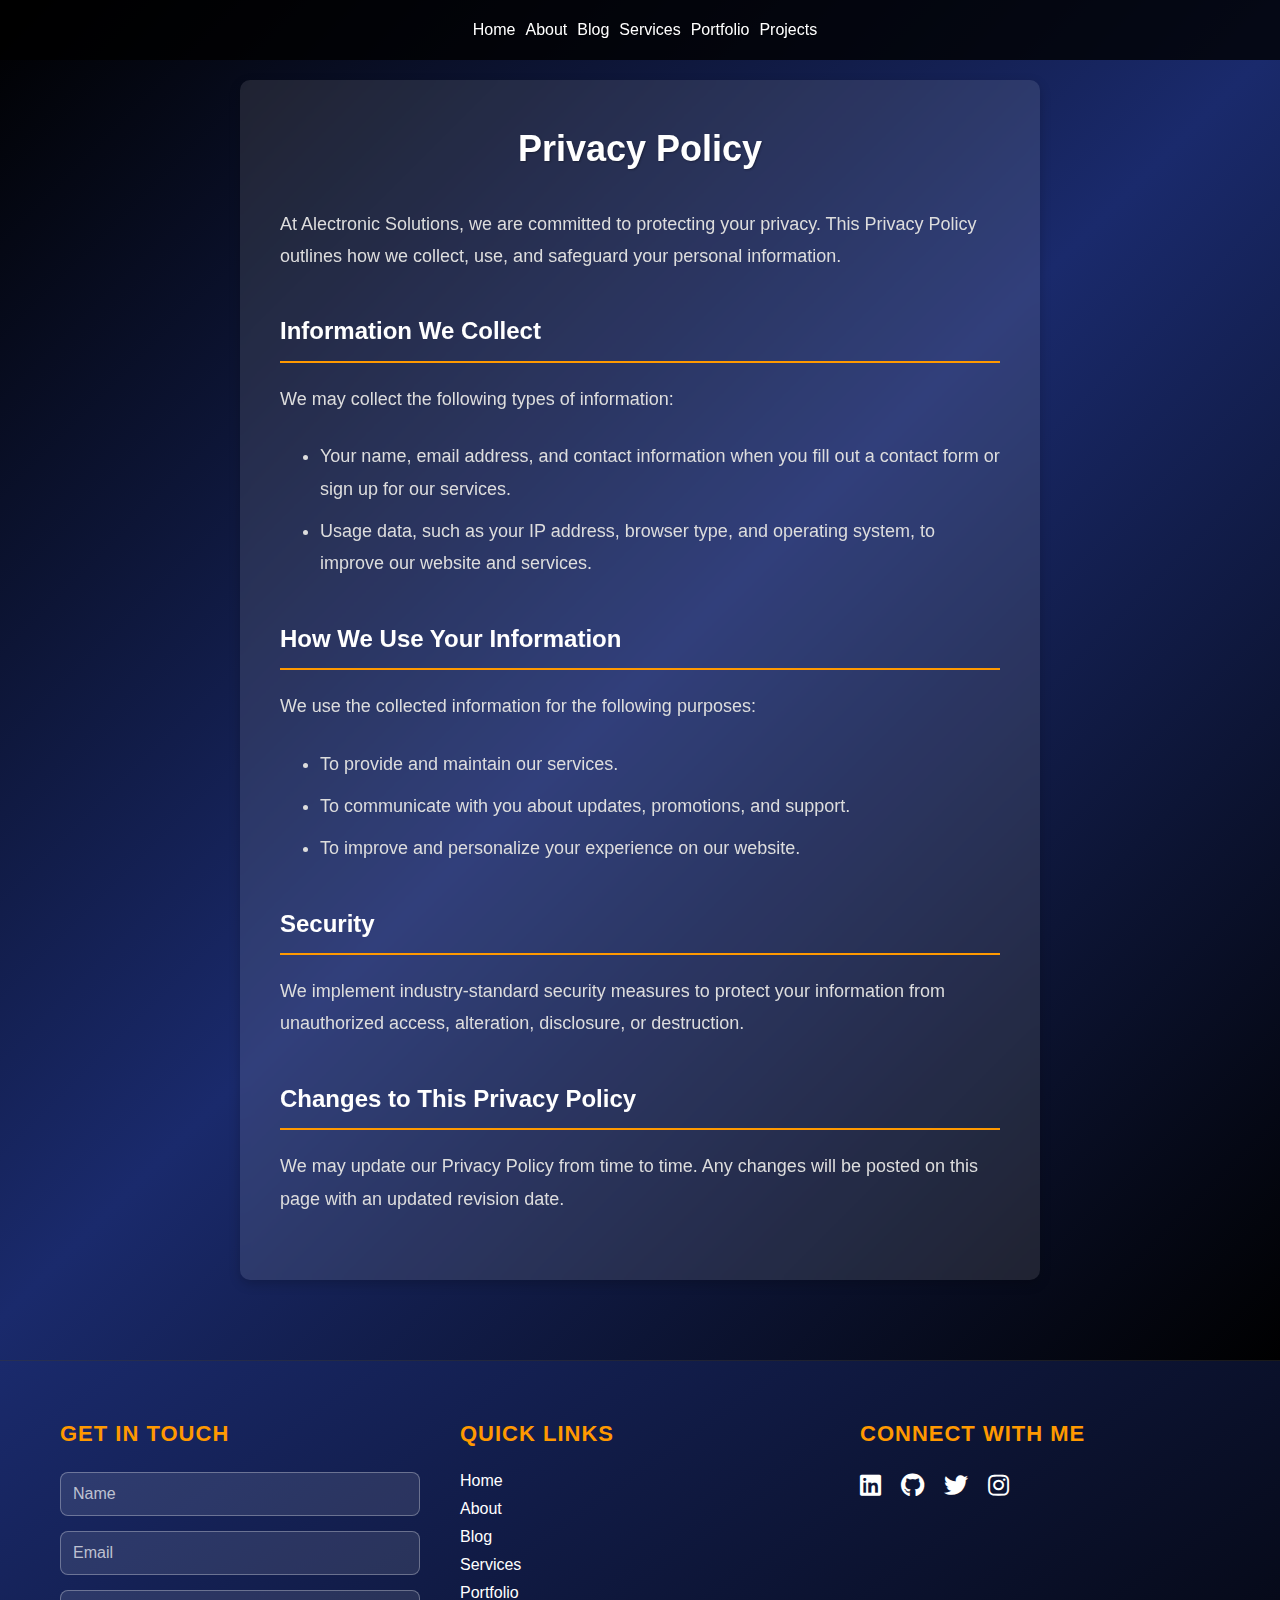
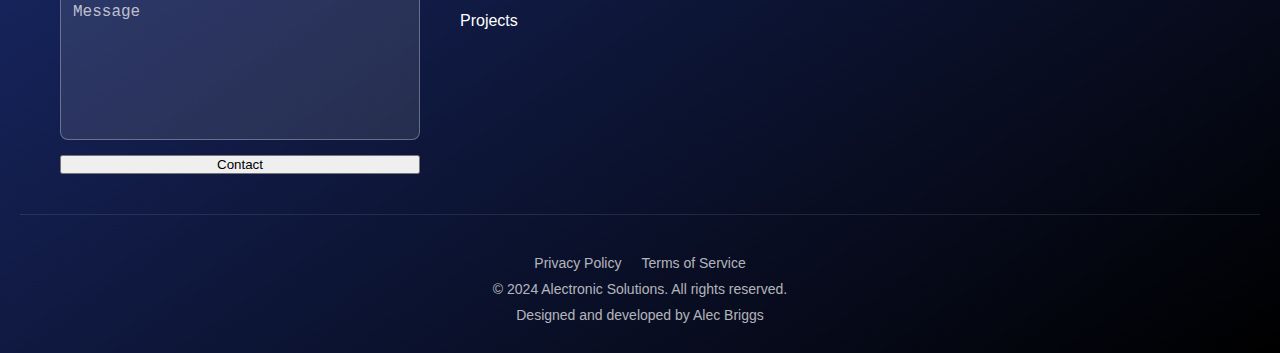
<file: privacy.html>
<!DOCTYPE html>
<html lang="en">
<head>
    <meta charset="UTF-8">
    <meta name="viewport" content="width=device-width, initial-scale=1.0">
    <title>Privacy Policy - Alectronic Solutions</title>
    <link rel="stylesheet" href="styles.css">
    <link rel="stylesheet" href="https://cdnjs.cloudflare.com/ajax/libs/font-awesome/5.15.3/css/all.min.css">
</head>
<body>
    <!-- Navbar -->
    <nav class="navbar">
        <ul class="nav-links">
            <li><a href="index.html#home">Home</a></li>
            <li><a href="index.html#about">About</a></li>
            <li><a href="index.html#blog">Blog</a></li>
            <li><a href="index.html#services">Services</a></li>
            <li><a href="index.html#portfolio">Portfolio</a></li>
            <li><a href="projects.html">Projects</a></li>
        </ul>
    </nav>

    <!-- Privacy Policy Content -->
    <section class="privacy-policy-section">
        <div class="privacy-policy-content">
            <h1>Privacy Policy</h1>
            <p>At Alectronic Solutions, we are committed to protecting your privacy. This Privacy Policy outlines how we collect, use, and safeguard your personal information.</p>
            <h2>Information We Collect</h2>
            <p>We may collect the following types of information:</p>
            <ul>
                <li>Your name, email address, and contact information when you fill out a contact form or sign up for our services.</li>
                <li>Usage data, such as your IP address, browser type, and operating system, to improve our website and services.</li>
            </ul>
            <h2>How We Use Your Information</h2>
            <p>We use the collected information for the following purposes:</p>
            <ul>
                <li>To provide and maintain our services.</li>
                <li>To communicate with you about updates, promotions, and support.</li>
                <li>To improve and personalize your experience on our website.</li>
            </ul>
            <h2>Security</h2>
            <p>We implement industry-standard security measures to protect your information from unauthorized access, alteration, disclosure, or destruction.</p>
            <h2>Changes to This Privacy Policy</h2>
            <p>We may update our Privacy Policy from time to time. Any changes will be posted on this page with an updated revision date.</p>
        </div>
    </section>

    <!-- Footer Section -->
    <footer class="footer">
        <div class="footer-content">
            <!-- Contact Form -->
            <div class="footer-contact">
                <h3>Get In Touch</h3>
                <form class="contact-form">
                    <input type="text" placeholder="Name" required>
                    <input type="email" placeholder="Email" required>
                    <textarea placeholder="Message" required></textarea>
                    <button class="contact-button">Contact</button>
                </form>
            </div>

            <!-- Quick Links -->
            <div class="footer-links">
                <h3>Quick Links</h3>
                <ul>
                    <li><a href="index.html#home">Home</a></li>
                    <li><a href="index.html#about">About</a></li>
                    <li><a href="index.html#blog">Blog</a></li>
                    <li><a href="index.html#services">Services</a></li>
                    <li><a href="index.html#portfolio">Portfolio</a></li>
                    <li><a href="projects.html">Projects</a></li>
                </ul>
            </div>

            <!-- Social Links -->
            <div class="footer-social">
                <h3>Connect With Me</h3>
                <div class="social-icons">
                    <a href="https://linkedin.com" target="_blank"><i class="fab fa-linkedin"></i></a>
                    <a href="https://github.com" target="_blank"><i class="fab fa-github"></i></a>
                    <a href="https://twitter.com" target="_blank"><i class="fab fa-twitter"></i></a>
                    <a href="https://instagram.com" target="_blank"><i class="fab fa-instagram"></i></a>
                </div>
            </div>
        </div>

        <!-- Bottom Bar -->
        <div class="footer-bottom">
            <!-- Privacy Policy and Terms of Service Links -->
            <div class="footer-legal">
                <ul>
                    <li><a href="privacy.html">Privacy Policy</a></li>
                    <li><a href="terms.html">Terms of Service</a></li>
                </ul>
            </div>

            <!-- Copyright Notice -->
            <p>© 2024 Alectronic Solutions. All rights reserved.</p>
            <p>Designed and developed by Alec Briggs</p>
        </div>
    </footer>
</body>
</html>
</file>
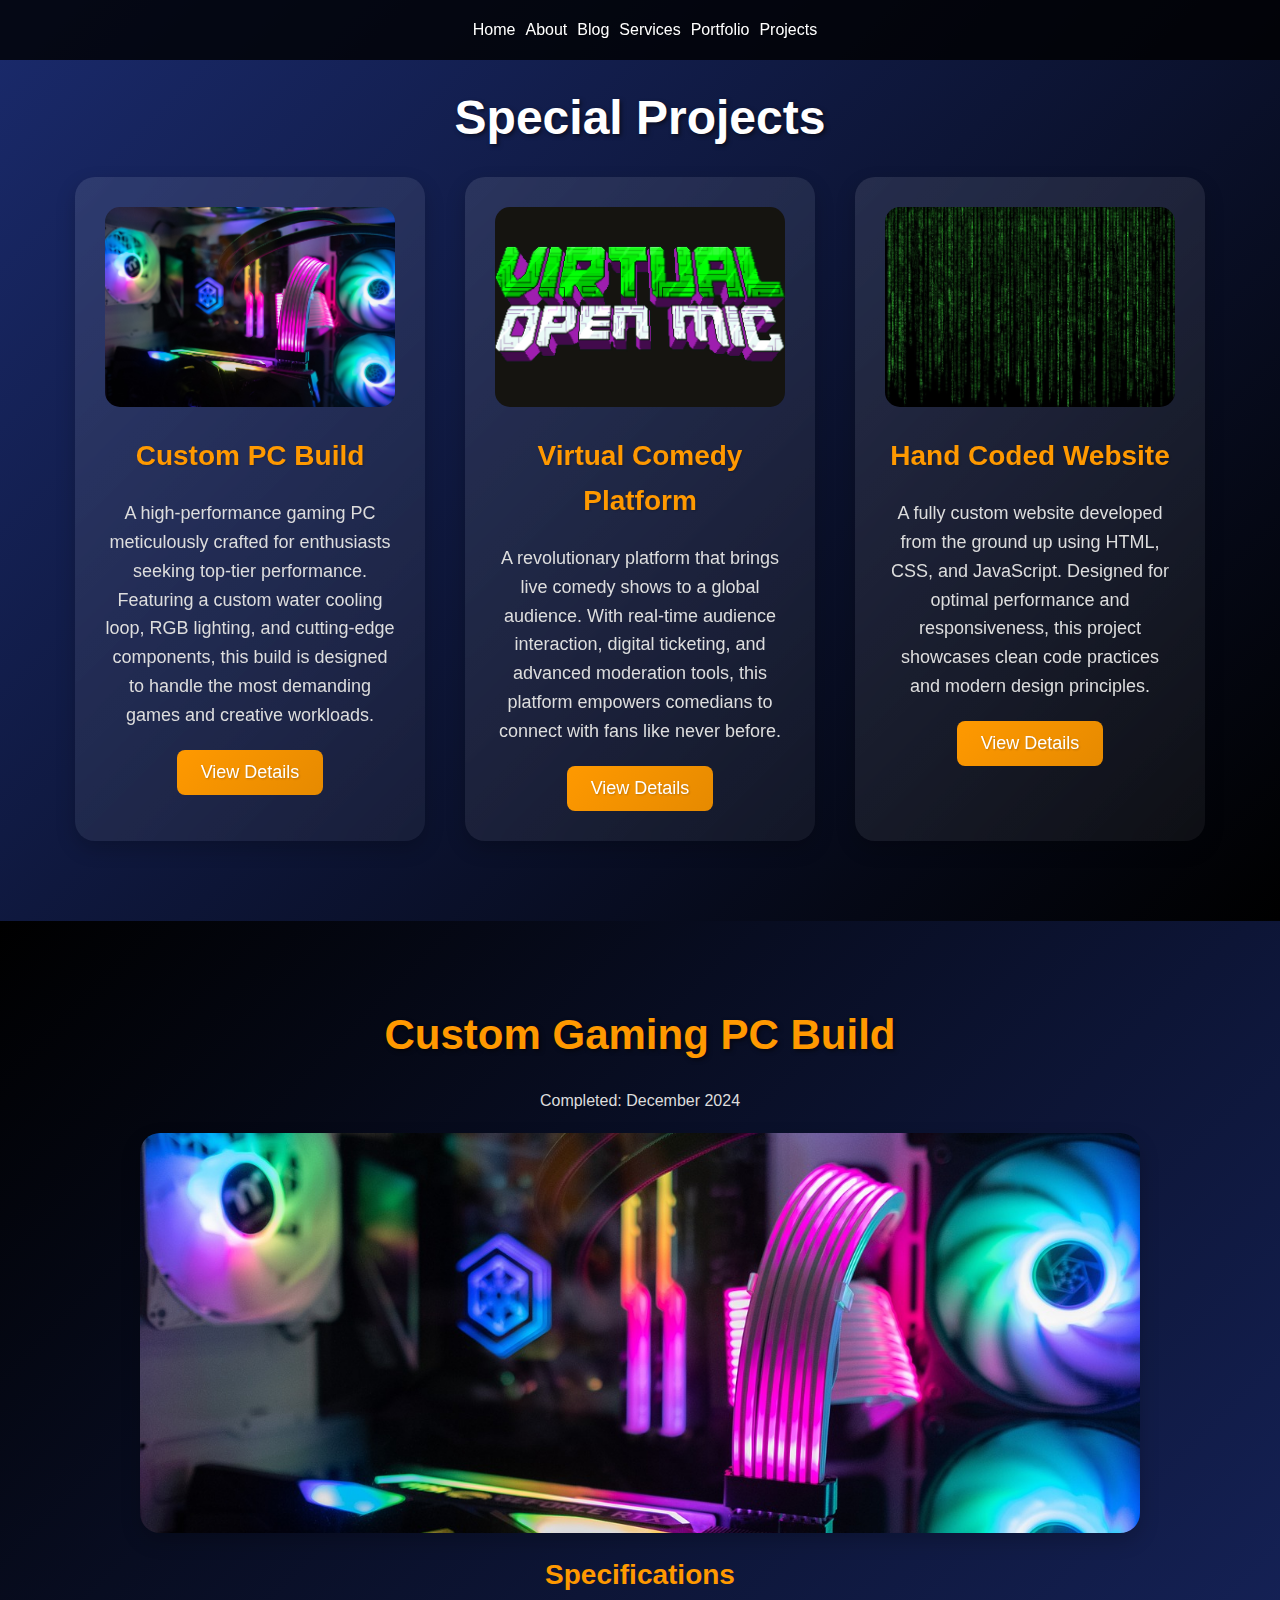
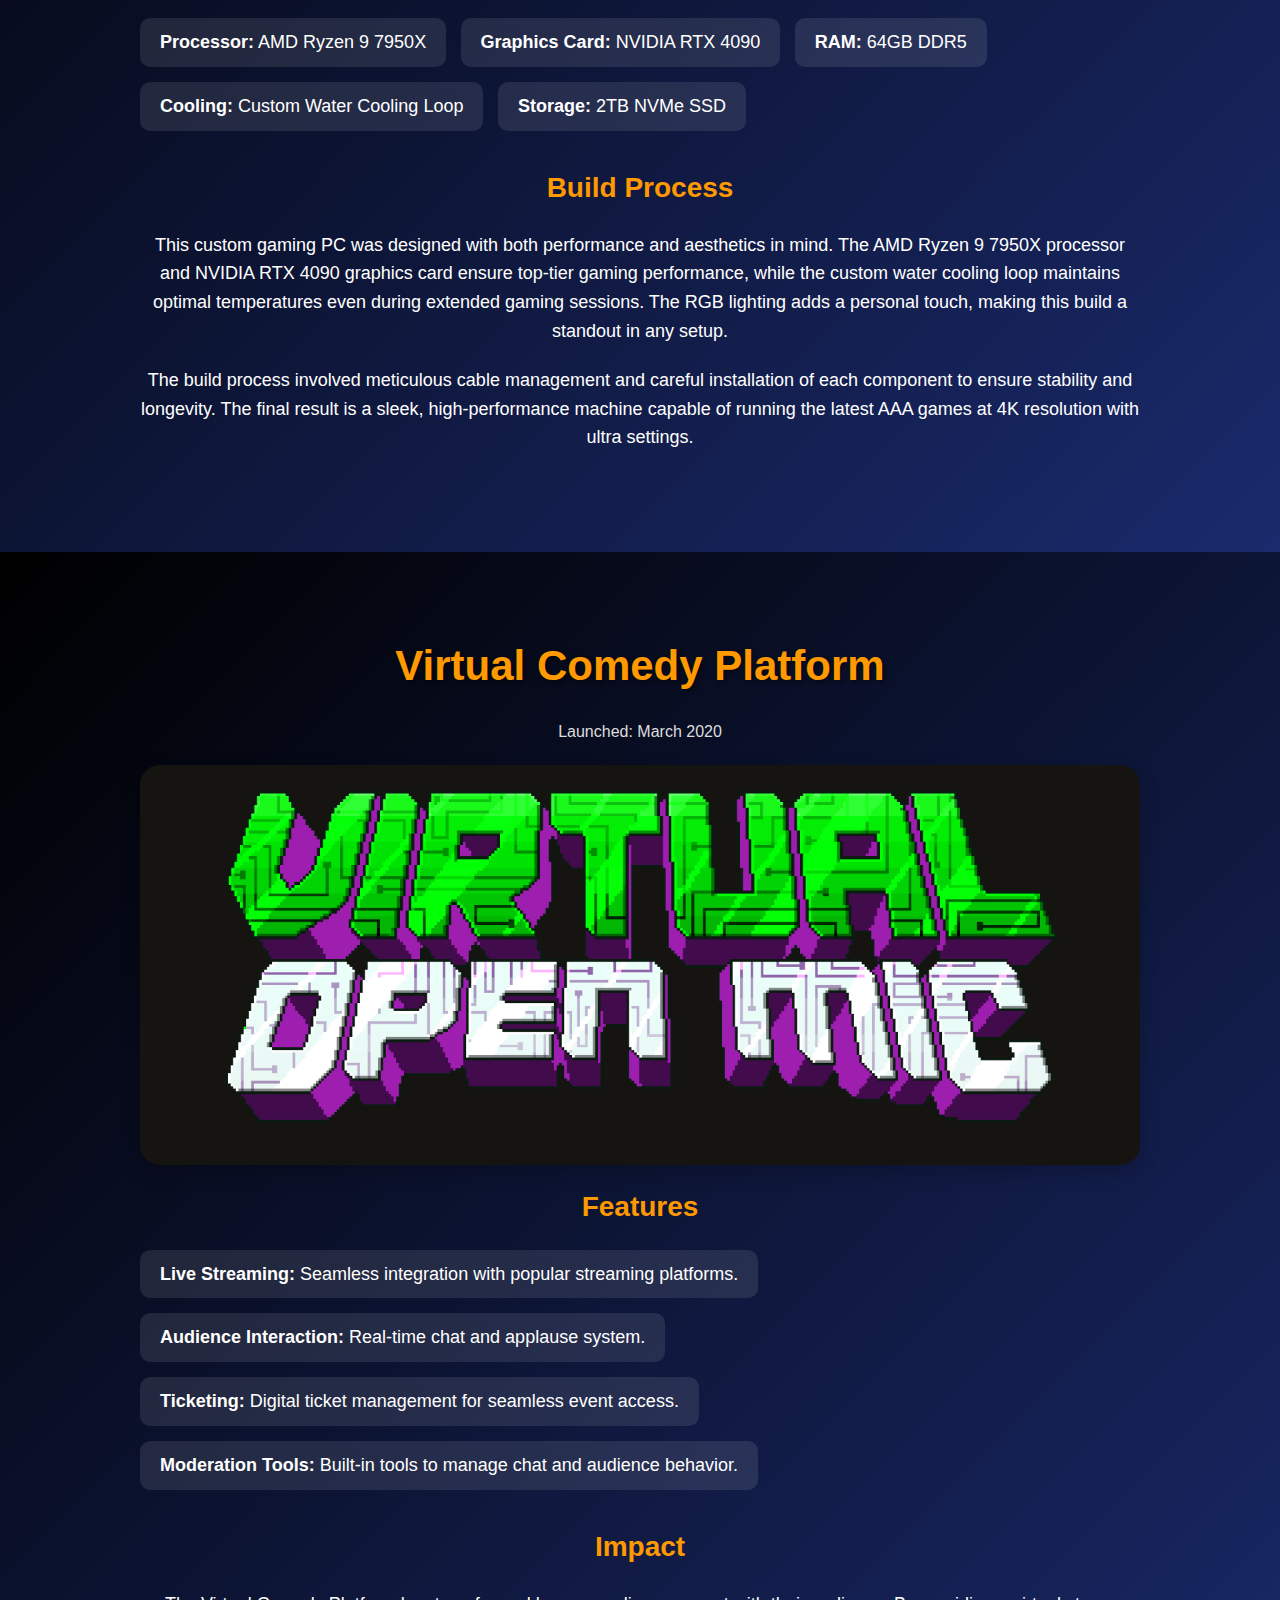
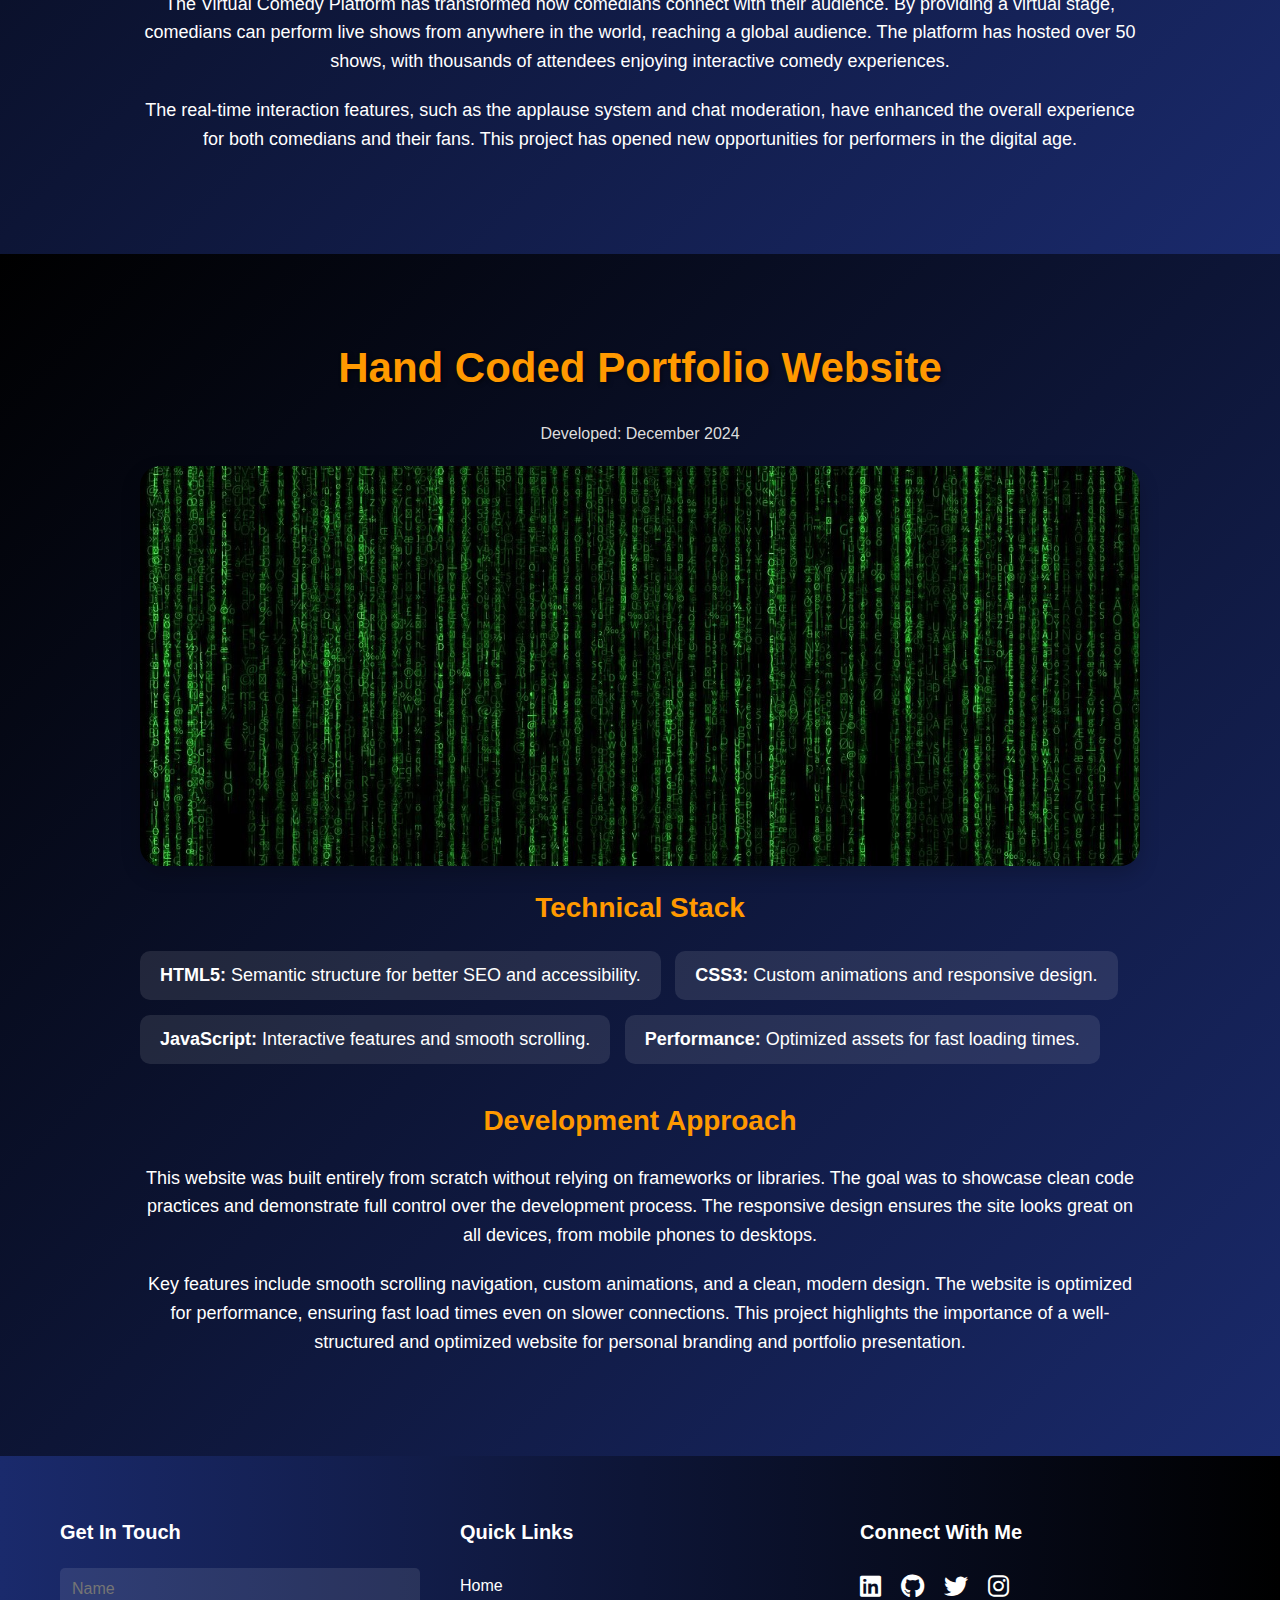
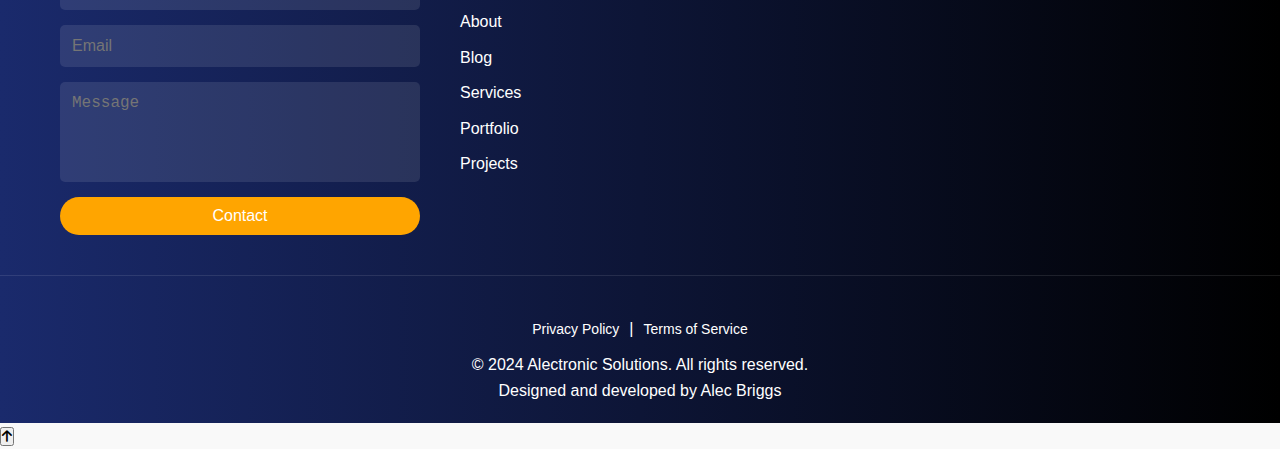
<file: projects.html>
<!DOCTYPE html>
<html lang="en">
<head>
    <meta charset="UTF-8">
    <meta name="viewport" content="width=device-width, initial-scale=1.0">
    <title>Special Projects</title>
    <link rel="stylesheet" href="css/projects.css">
    <link rel="stylesheet" href="https://cdnjs.cloudflare.com/ajax/libs/font-awesome/6.4.2/css/all.min.css">
</head>
<body>
    <!-- Navbar -->
    <nav class="navbar">
        <ul class="nav-links">
            <li><a href="index.html#home">Home</a></li>
            <li><a href="index.html#about">About</a></li>
            <li><a href="index.html#blog">Blog</a></li>
            <li><a href="index.html#services">Services</a></li>
            <li><a href="index.html#portfolio">Portfolio</a></li>
            <li><a href="projects.html">Projects</a></li>
        </ul>
    </nav>

    <!-- Projects Section -->
    <section class="projects-section">
        <h1>Special Projects</h1>
        <div class="projects-container">
            <!-- Project 1: PC Build -->
            <div class="project-card">
                <img src="images/placeholder-pc.jpg" alt="Custom PC Build">
                <h2>Custom PC Build</h2>
                <p>A high-performance gaming PC meticulously crafted for enthusiasts seeking top-tier performance. Featuring a custom water cooling loop, RGB lighting, and cutting-edge components, this build is designed to handle the most demanding games and creative workloads.</p>
                <button class="btn" data-section="pc-section">View Details</button>
            </div>

            <!-- Project 2: Virtual Comedy -->
            <div class="project-card">
                <img src="images/placeholder-comedy.jpg" alt="Virtual Comedy Platform">
                <h2>Virtual Comedy Platform</h2>
                <p>A revolutionary platform that brings live comedy shows to a global audience. With real-time audience interaction, digital ticketing, and advanced moderation tools, this platform empowers comedians to connect with fans like never before.</p>
                <button class="btn" data-section="comedy-section">View Details</button>
            </div>

            <!-- Project 3: Hand Coded Website -->
            <div class="project-card">
                <img src="images/placeholder-code.jpg" alt="Hand Coded Website">
                <h2>Hand Coded Website</h2>
                <p>A fully custom website developed from the ground up using HTML, CSS, and JavaScript. Designed for optimal performance and responsiveness, this project showcases clean code practices and modern design principles.</p>
                <button class="btn" data-section="website-section">View Details</button>
            </div>
        </div>
    </section>

    <!-- PC Build Section -->
    <section id="pc-section" class="project-details">
        <h2>Custom Gaming PC Build</h2>
        <div class="project-meta">Completed: December 2024</div>
        <div class="project-content">
            <img src="images/placeholder-pc-large.jpg" alt="PC Build Details">
            <h3>Specifications</h3>
            <ul>
                <li><strong>Processor:</strong> AMD Ryzen 9 7950X</li>
                <li><strong>Graphics Card:</strong> NVIDIA RTX 4090</li>
                <li><strong>RAM:</strong> 64GB DDR5</li>
                <li><strong>Cooling:</strong> Custom Water Cooling Loop</li>
                <li><strong>Storage:</strong> 2TB NVMe SSD</li>
            </ul>
            <h3>Build Process</h3>
            <p>This custom gaming PC was designed with both performance and aesthetics in mind. The AMD Ryzen 9 7950X processor and NVIDIA RTX 4090 graphics card ensure top-tier gaming performance, while the custom water cooling loop maintains optimal temperatures even during extended gaming sessions. The RGB lighting adds a personal touch, making this build a standout in any setup.</p>
            <p>The build process involved meticulous cable management and careful installation of each component to ensure stability and longevity. The final result is a sleek, high-performance machine capable of running the latest AAA games at 4K resolution with ultra settings.</p>
        </div>
    </section>

    <!-- Virtual Comedy Section -->
    <section id="comedy-section" class="project-details">
        <h2>Virtual Comedy Platform</h2>
        <div class="project-meta">Launched: March 2020</div>
        <div class="project-content">
            <img src="images/placeholder-comedy-large.jpg" alt="Virtual Comedy Platform">
            <h3>Features</h3>
            <ul>
                <li><strong>Live Streaming:</strong> Seamless integration with popular streaming platforms.</li>
                <li><strong>Audience Interaction:</strong> Real-time chat and applause system.</li>
                <li><strong>Ticketing:</strong> Digital ticket management for seamless event access.</li>
                <li><strong>Moderation Tools:</strong> Built-in tools to manage chat and audience behavior.</li>
            </ul>
            <h3>Impact</h3>
            <p>The Virtual Comedy Platform has transformed how comedians connect with their audience. By providing a virtual stage, comedians can perform live shows from anywhere in the world, reaching a global audience. The platform has hosted over 50 shows, with thousands of attendees enjoying interactive comedy experiences.</p>
            <p>The real-time interaction features, such as the applause system and chat moderation, have enhanced the overall experience for both comedians and their fans. This project has opened new opportunities for performers in the digital age.</p>
        </div>
    </section>

    <!-- Hand Coded Website Section -->
    <section id="website-section" class="project-details">
        <h2>Hand Coded Portfolio Website</h2>
        <div class="project-meta">Developed: December 2024</div>
        <div class="project-content">
            <img src="images/placeholder-code-large.jpg" alt="Website Code">
            <h3>Technical Stack</h3>
            <ul>
                <li><strong>HTML5:</strong> Semantic structure for better SEO and accessibility.</li>
                <li><strong>CSS3:</strong> Custom animations and responsive design.</li>
                <li><strong>JavaScript:</strong> Interactive features and smooth scrolling.</li>
                <li><strong>Performance:</strong> Optimized assets for fast loading times.</li>
            </ul>
            <h3>Development Approach</h3>
            <p>This website was built entirely from scratch without relying on frameworks or libraries. The goal was to showcase clean code practices and demonstrate full control over the development process. The responsive design ensures the site looks great on all devices, from mobile phones to desktops.</p>
            <p>Key features include smooth scrolling navigation, custom animations, and a clean, modern design. The website is optimized for performance, ensuring fast load times even on slower connections. This project highlights the importance of a well-structured and optimized website for personal branding and portfolio presentation.</p>
        </div>
    </section>

    <script src="script.js"></script>

    <!-- Footer Section -->
    <footer class="footer">
        <div class="footer-content">
            <!-- Contact Form -->
            <div class="footer-contact">
                <h3>Get In Touch</h3>
                <form class="contact-form">
                    <input type="text" placeholder="Name" required>
                    <input type="email" placeholder="Email" required>
                    <textarea placeholder="Message" required></textarea>
                    <button class="contact-button">Contact</button>
                </form>
            </div>

            <!-- Quick Links -->
            <div class="footer-links">
                <h3>Quick Links</h3>
                <ul>
                    <li><a href="index.html#home">Home</a></li>
                    <li><a href="index.html#about">About</a></li>
                    <li><a href="index.html#blog">Blog</a></li>
                    <li><a href="index.html#services">Services</a></li>
                    <li><a href="index.html#portfolio">Portfolio</a></li>
                    <li><a href="projects.html">Projects</a></li>
                </ul>
            </div>

            <!-- Social Links -->
            <div class="footer-social">
                <h3>Connect With Me</h3>
                <div class="social-icons">
                    <a href="https://linkedin.com" target="_blank"><i class="fab fa-linkedin"></i></a>
                    <a href="https://github.com" target="_blank"><i class="fab fa-github"></i></a>
                    <a href="https://twitter.com" target="_blank"><i class="fab fa-twitter"></i></a>
                    <a href="https://instagram.com" target="_blank"><i class="fab fa-instagram"></i></a>
                </div>
            </div>
        </div>

        <!-- Bottom Bar -->
        <div class="footer-bottom">
            <!-- Privacy Policy and Terms of Service Links -->
            <div class="footer-legal">
                <ul>
                    <li><a href="privacy.html">Privacy Policy</a></li>
                    <li><a href="terms.html">Terms of Service</a></li>
                </ul>
            </div>

            <!-- Copyright Notice -->
            <p>© 2024 Alectronic Solutions. All rights reserved.</p>
            <p>Designed and developed by Alec Briggs</p>
        </div>
    </footer>
</body>
</html>
</file>
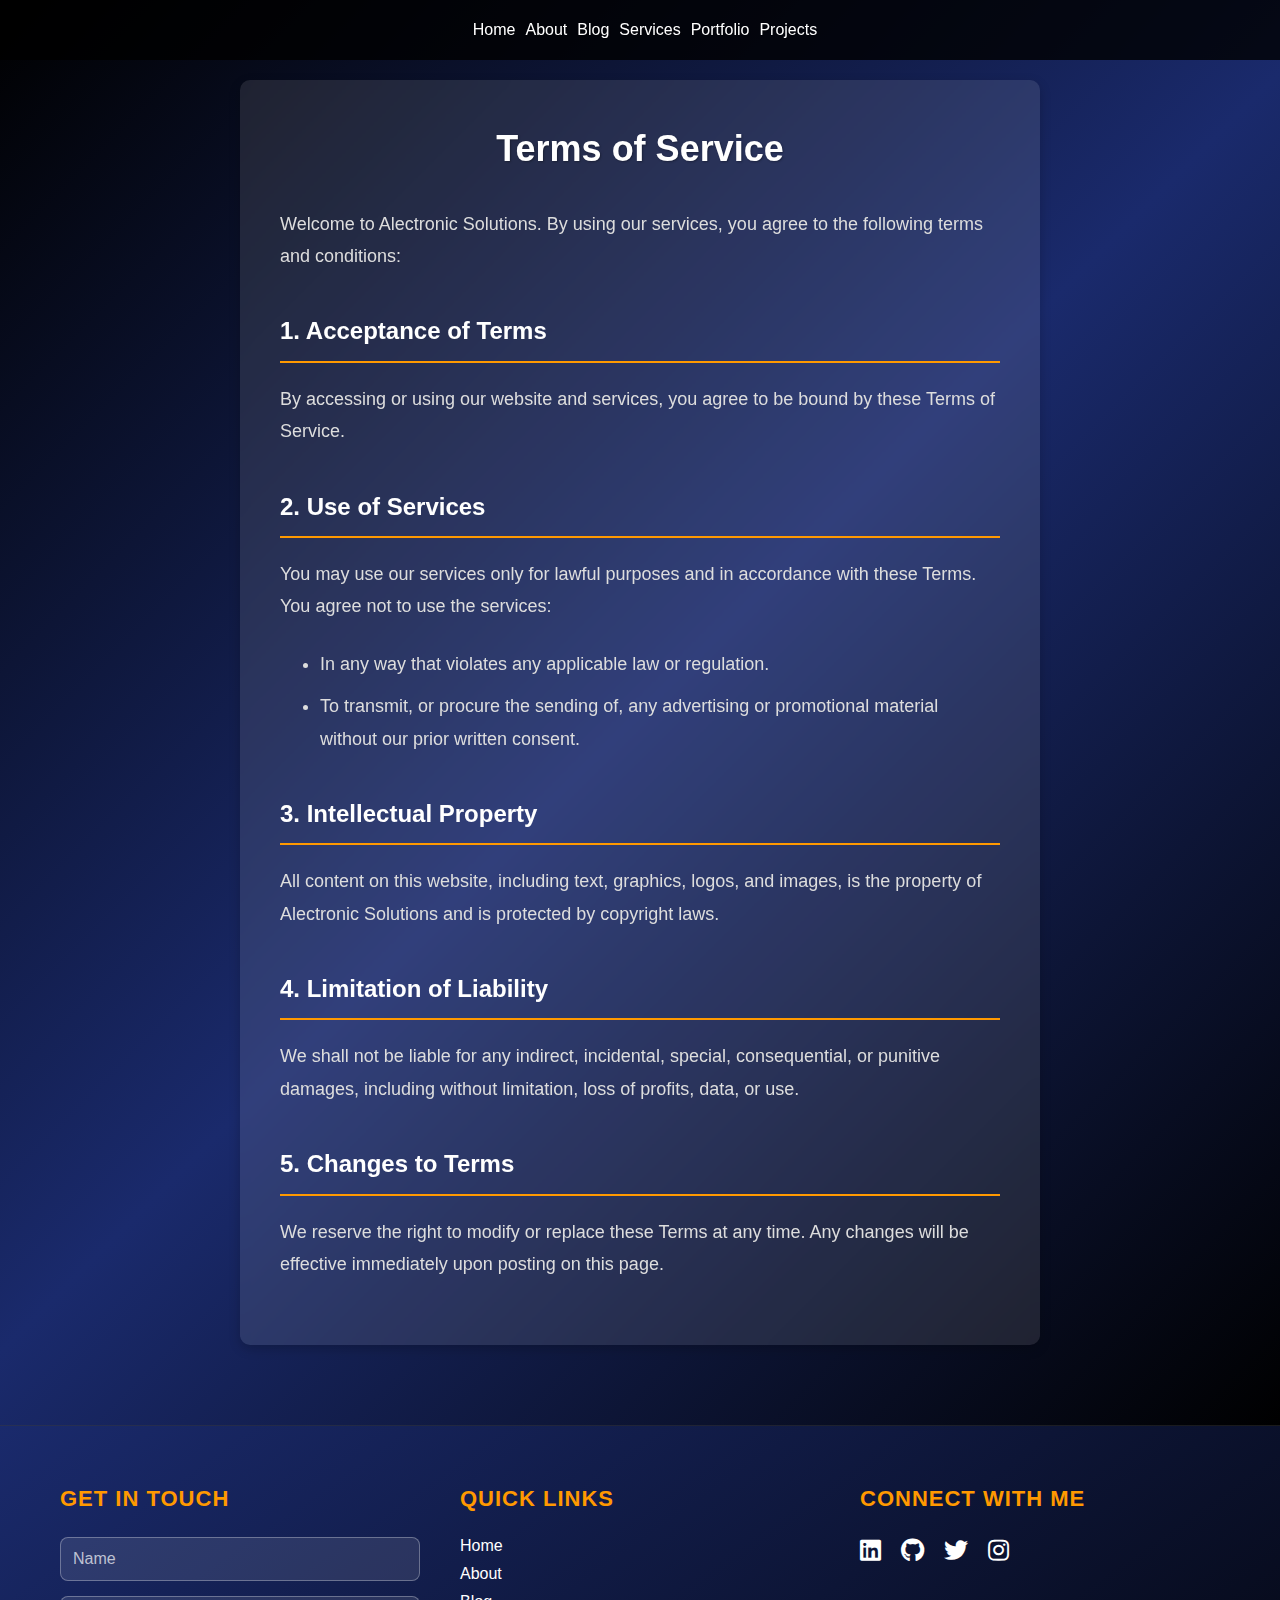
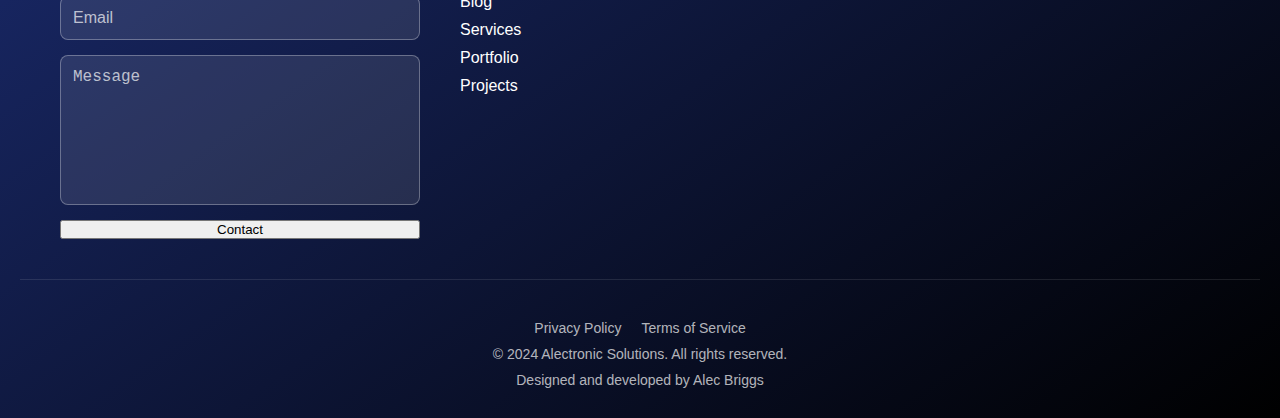
<file: terms.html>
<!DOCTYPE html>
<html lang="en">
<head>
    <meta charset="UTF-8">
    <meta name="viewport" content="width=device-width, initial-scale=1.0">
    <title>Terms of Service - Alectronic Solutions</title>
    <link rel="stylesheet" href="styles.css">
    <link rel="stylesheet" href="https://cdnjs.cloudflare.com/ajax/libs/font-awesome/5.15.3/css/all.min.css">
</head>
<body>
    <!-- Navbar -->
    <nav class="navbar">
        <ul class="nav-links">
            <li><a href="index.html#home">Home</a></li>
            <li><a href="index.html#about">About</a></li>
            <li><a href="index.html#blog">Blog</a></li>
            <li><a href="index.html#services">Services</a></li>
            <li><a href="index.html#portfolio">Portfolio</a></li>
            <li><a href="projects.html">Projects</a></li>
        </ul>
    </nav>

    <!-- Terms of Service Content -->
    <section class="terms-section">
        <div class="terms-content">
            <h1>Terms of Service</h1>
            <p>Welcome to Alectronic Solutions. By using our services, you agree to the following terms and conditions:</p>
            <h2>1. Acceptance of Terms</h2>
            <p>By accessing or using our website and services, you agree to be bound by these Terms of Service.</p>
            <h2>2. Use of Services</h2>
            <p>You may use our services only for lawful purposes and in accordance with these Terms. You agree not to use the services:</p>
            <ul>
                <li>In any way that violates any applicable law or regulation.</li>
                <li>To transmit, or procure the sending of, any advertising or promotional material without our prior written consent.</li>
            </ul>
            <h2>3. Intellectual Property</h2>
            <p>All content on this website, including text, graphics, logos, and images, is the property of Alectronic Solutions and is protected by copyright laws.</p>
            <h2>4. Limitation of Liability</h2>
            <p>We shall not be liable for any indirect, incidental, special, consequential, or punitive damages, including without limitation, loss of profits, data, or use.</p>
            <h2>5. Changes to Terms</h2>
            <p>We reserve the right to modify or replace these Terms at any time. Any changes will be effective immediately upon posting on this page.</p>
        </div>
    </section>

    <!-- Footer Section -->
    <footer class="footer">
        <div class="footer-content">
            <!-- Contact Form -->
            <div class="footer-contact">
                <h3>Get In Touch</h3>
                <form class="contact-form">
                    <input type="text" placeholder="Name" required>
                    <input type="email" placeholder="Email" required>
                    <textarea placeholder="Message" required></textarea>
                    <button class="contact-button">Contact</button>
                </form>
            </div>

            <!-- Quick Links -->
            <div class="footer-links">
                <h3>Quick Links</h3>
                <ul>
                    <li><a href="index.html#home">Home</a></li>
                    <li><a href="index.html#about">About</a></li>
                    <li><a href="index.html#blog">Blog</a></li>
                    <li><a href="index.html#services">Services</a></li>
                    <li><a href="index.html#portfolio">Portfolio</a></li>
                    <li><a href="projects.html">Projects</a></li>
                </ul>
            </div>

            <!-- Social Links -->
            <div class="footer-social">
                <h3>Connect With Me</h3>
                <div class="social-icons">
                    <a href="https://linkedin.com" target="_blank"><i class="fab fa-linkedin"></i></a>
                    <a href="https://github.com" target="_blank"><i class="fab fa-github"></i></a>
                    <a href="https://twitter.com" target="_blank"><i class="fab fa-twitter"></i></a>
                    <a href="https://instagram.com" target="_blank"><i class="fab fa-instagram"></i></a>
                </div>
            </div>
        </div>

        <!-- Bottom Bar -->
        <div class="footer-bottom">
            <!-- Privacy Policy and Terms of Service Links -->
            <div class="footer-legal">
                <ul>
                    <li><a href="privacy.html">Privacy Policy</a></li>
                    <li><a href="terms.html">Terms of Service</a></li>
                </ul>
            </div>

            <!-- Copyright Notice -->
            <p>© 2024 Alectronic Solutions. All rights reserved.</p>
            <p>Designed and developed by Alec Briggs</p>
        </div>
    </footer>
</body>
</html>
</file>
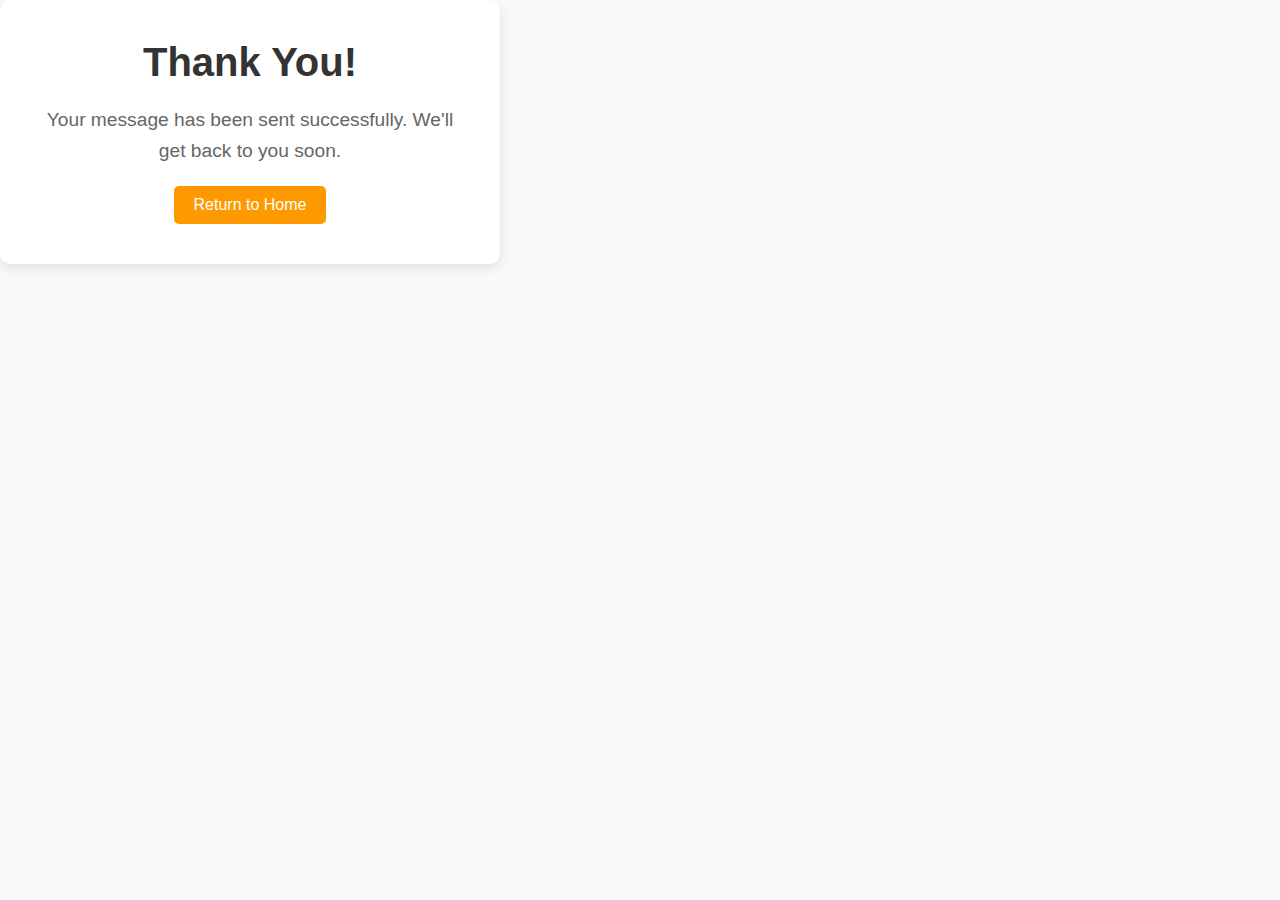
<file: thank-you.html>
<!DOCTYPE html>
<html lang="en">
<head>
    <meta charset="UTF-8">
    <meta name="viewport" content="width=device-width, initial-scale=1.0">
    <title>Thank You</title>
    <link rel="stylesheet" href="styles.css"> <!-- Link to your main CSS file -->
</head>
<body>
    <div class="thank-you-container">
        <h1>Thank You!</h1>
        <p>Your message has been sent successfully. We'll get back to you soon.</p>
        <a href="https://alectronic-solutions.github.io/home/">Return to Home</a>
    </div>
</body>
</html>
</file>
<file: styles.css>
/* General Styles */
* {
    margin: 0;
    padding: 0;
    box-sizing: border-box;
}

body, html {
    font-family: 'Arial', sans-serif;
    color: #333;
    background: #f9f9f9;
}

body.modal-open {
    overflow: hidden;
}

/* Navbar Styles */
.navbar {
    position: fixed;
    top: 0;
    left: 0;
    width: 100%;
    z-index: 1000;
    display: flex;
    justify-content: center;
    align-items: center;
    background-size: cover;
    padding: 10px 20px;
    height: 60px;
    transition: background-color 0.3s ease;
}

.navbar:hover {
    background-color: rgba(0, 0, 0, 0.8);
}

.nav-links {
    list-style: none;
    display: flex;
    justify-content: center;
    align-items: center;
    flex-wrap: wrap; /* Allow links to wrap on smaller screens */
}

.nav-links li {
    margin-left: 10px;
}

.nav-links a {
    color: #fff;
    text-decoration: none;
    font-size: 16px;
    transition: color 0.3s ease, transform 0.3s ease;
    text-shadow: 1px 1px 2px rgba(0, 0, 0, 0.5);
}

.nav-links a:hover {
    color: #ff9900;
    transform: translateY(-2px);
}

/* Media Query for Mobile Responsiveness */
@media (max-width: 768px) {
    .navbar {
        height: auto; /* Allow the navbar to expand vertically */
        padding: 10px;
    }

    .nav-links {
        align-items: center; /* Align links to the center */
    }

    .nav-links li {
        margin: 10px 5; /* Add spacing between links */
    }

    .nav-links a {
        font-size: 14px; /* Reduce font size for mobile */
    }
}

/* Hero Section Styles */
.hero-section {
    position: relative;
    height: 100vh;
    display: flex;
    flex-direction: column;
    justify-content: center;
    align-items: center;
    background-color: #00000000;
    overflow: hidden;
    background-image: url('images/hero-background.jpg');
    background-size: cover;
    background-position: center;
    background-attachment: fixed;
    background-repeat: no-repeat;
    background-color: #000;
    background-blend-mode: overlay;
}

.hero-overlay {
    position: absolute;
    top: 0;
    left: 0;
    width: 100%;
    height: 100%;
    background-color: rgba(255, 255, 255, 0.3); 
    z-index: 2;
    pointer-events: none; /* allows interaction with elements beneath */
}

.hero-video {
    position: absolute;
    top: 0;
    left: 0;
    width: 100%;
    height: 100%;
    object-fit: cover;
    z-index: 1;
}

.hero-content {
    position: relative;
    z-index: 3;
    color: white;
    text-align: center;
    padding: 20px;
}

@keyframes fadeIn {
    from { opacity: 0; transform: translateY(20px); }
    to { opacity: 1; transform: translateY(0); }
}

.hero-content h1 {
    font-size: 48px;
    margin-bottom: 20px;
    text-shadow: 2px 2px 4px rgba(0, 0, 0, 0.5);
    animation: popIn 1s ease 0.5s both;
    font-weight: bold; /* Make the title bold */
    color: #ff9900; /* Change title color to orange */
    text-transform: uppercase; /* Make the title uppercase */
    letter-spacing: 2px; /* Add letter spacing for better readability */
    text-shadow: 
        3px 3px 0 #000, 
        -1px -1px 0 #000, 
        1px -1px 0 #000, 
        -1px 1px 0 #000, 
        1px 1px 0 #000; /* Add a 3D text shadow effect */
}

@keyframes popIn {
    0% { transform: scale(0.8); opacity: 0; }
    60% { transform: scale(1.1); opacity: 1; }
    100% { transform: scale(1); }
}

.hero-content p {
    font-size: 18px;
    line-height: 1.6;
    max-width: 600px;
    margin: 0 auto 20px;
    text-shadow: 1px 1px 2px rgba(0, 0, 0, 0.5);
    color: black; /* Change text color to black */
    font-weight: bold; /* Make the paragraph text bold */
}

.btn-container {
    display: flex;
    justify-content: center;
    gap: 20px;
    margin-top: 40px;
}

.btn {
    background-color: #ff9900;
    color: black; /* Change button text color to black */
    padding: 12px 24px;
    border-radius: 5px;
    text-decoration: none;
    font-size: 16px;
    transition: background-color 0.3s ease, transform 0.3s ease, box-shadow 0.3s ease;
    box-shadow: 0 4px 6px rgba(0, 0, 0, 0.1);
    font-weight: bold; /* Make the button text bold */
}

.btn:hover {
    background-color: #e68a00;
    transform: translateY(-2px);
    box-shadow: 0 6px 12px rgba(0, 0, 0, 0.2);
}

/* Carousel Section Styles */
.carousel-section {
    position: relative;
    width: 100%;
    height: 50vh;
    overflow: hidden;
    background-color: #000;
}

.carousel-overlay {
    position: absolute;
    top: 0;
    left: 0;
    width: 100%;
    height: 100%;
    background-color: rgba(0, 0, 0, 0.5);
    z-index: 0;
    display: flex;
    flex-direction: column;
    justify-content: center;
    align-items: center;
}

.carousel-container {
    position: absolute;
    top: 0;
    left: 0;
    width: 100%;
    height: 100%;
}

.carousel-item {
    position: absolute;
    top: 0;
    left: 0;
    width: 100%;
    height: 100%;
    opacity: 0;
    transition: opacity 1s ease;
    z-index: 0;
}

.carousel-item.active {
    opacity: 1;
    z-index: 1;
}

.carousel-video {
    width: 100%;
    height: 100%;
    object-fit: cover;
}

.carousel-overlay h2 {
    font-size: 2rem;
    color: #fff;
    text-align: center;
    text-shadow: 2px 2px 4px rgba(0, 0, 0, 0.5);
    animation: slideIn 1s ease;
}

@keyframes slideIn {
    from { transform: translateX(-100%); opacity: 0; }
    to { transform: translateX(0); opacity: 1; }
}

/* Services Section Styles */
.services-section {
    padding: 60px 20px;
    background: linear-gradient(135deg, #000000, #1a2a6c, #000000);
    color: #fff;
    text-align: center;
}

.services-section h2 {
    font-size: 32px;
    margin-bottom: 40px;
    text-shadow: 2px 2px 4px rgba(0, 0, 0, 0.5);
    animation: fadeIn 1s ease;
}

.services-container {
    display: flex;
    justify-content: center;
    flex-wrap: wrap;
    gap: 30px;
}

.service-card {
    background-color: rgba(255, 255, 255, 0.1);
    border-radius: 10px;
    box-shadow: 0 4px 8px rgba(0, 0, 0, 0.1);
    padding: 20px;
    width: 250px;
    text-align: center;
    transition: transform 0.3s ease, box-shadow 0.3s ease;
    animation: fadeIn 1s ease;
}

.service-card:hover {
    transform: translateY(-10px);
    box-shadow: 0 8px 16px rgba(0, 0, 0, 0.2);
}

.service-card h3 {
    font-size: 24px;
    margin-bottom: 10px;
    text-shadow: 1px 1px 2px rgba(0, 0, 0, 0.2);
}

.service-card p {
    font-size: 16px;
    color: #ddd;
    margin-bottom: 20px;
    text-shadow: 1px 1px 2px rgba(0, 0, 0, 0.1);
}

.service-card button {
    background-color: #ff9900;
    color: #fff;
    padding: 10px 20px;
    border: none;
    border-radius: 5px;
    cursor: pointer;
    font-size: 16px;
    transition: background-color 0.3s ease, color 0.3s ease;
}

.service-card button:hover {
    background-color: #e68a00;
}

/* Portfolio Section Styles */
.portfolio-section {
    position: relative;
    padding: 60px 20px;
    text-align: center;
    background-image: url('images/gallery-background.jpg');
    background-size: cover;
    background-position: center;
    min-height: 50vh;
}

.portfolio-overlay {
    position: absolute;
    top: 0;
    left: 0;
    width: 100%;
    height: 100%;
    background-color: rgba(0, 0, 0, 0.5);
    z-index: 0;
}

#portfolio-title {
    position: relative;
    z-index: 1;
    font-size: 48px;
    font-family: 'Poppins', sans-serif;
    font-weight: 600;
    color: #fff;
    -webkit-text-stroke: 1px #ff9900;
    background: -webkit-linear-gradient(-45deg, #ff9900, #e68a00);
    -webkit-background-clip: text;
    -webkit-text-fill-color: transparent;
    text-shadow: 2px 2px 4px rgba(0, 0, 0, 0.5);
    margin-bottom: 30px;
    top: -10px;
    transition: text-shadow 0.3s ease;
    background-size: 200% auto;
    animation: shimmer 2s infinite linear, pulse 1s infinite ease-in-out;
}

#portfolio-title:hover {
    text-shadow: 4px 4px 8px rgba(0, 0, 0, 0.7);
}

/* Media Query for Responsiveness */
@media (max-width: 768px) {
    #portfolio-title {
        font-size: 32px; /* Adjusted font size for smaller screens */
        margin-bottom: 20px; /* Adjusted margin for smaller screens */
    }
}

@keyframes shimmer {
    0% { background-position: 0 0; }
    100% { background-position: 200% 0; }
}

@keyframes pulse {
    0% { text-shadow: 2px 2px 4px rgba(0, 0, 0, 0.5); }
    50% { text-shadow: 2px 2px 8px rgba(0, 0, 0, 0.7); }
    100% { text-shadow: 2px 2px 4px rgba(0, 0, 0, 0.5); }
}

.portfolio-gallery {
    position: relative;
    z-index: 1;
    display: flex;
    justify-content: center;
    flex-wrap: wrap;
    gap: 30px;
    padding-top: 20px; /* Added padding to prevent overlap */
}

.portfolio-item {
    cursor: pointer;
    transition: transform 0.3s ease;
}

.portfolio-item:hover {
    transform: scale(1.1);
}

.portfolio-img {
    width: 100px;
    height: 100px;
    object-fit: cover;
    border: none; /* Remove border outline */
}

/* Quote Section Styles */
.quote-section {
    background-color: #000;
    color: #fff;
    padding: 40px 20px;
    text-align: center;
}

.quote-content {
    max-width: 800px;
    margin: 0 auto;
}

.quote-text {
    font-size: 24px;
    font-style: italic;
    line-height: 1.6;
    margin-bottom: 20px;
    text-shadow: 1px 1px 2px rgba(0, 0, 0, 0.5);
}

.quote-author {
    font-size: 18px;
    font-weight: bold;
    color: #ff9900;
    text-shadow: 1px 1px 2px rgba(0, 0, 0, 0.5);
}

/* About Section Styles */
.about-section {
    position: relative;
    background-image: url('images/about-background.jpg');
    background-size: cover;
    background-position: center;
    padding: 60px 20px;
    text-align: center;
}

.about-overlay {
    position: absolute;
    top: 0;
    left: 0;
    width: 100%;
    height: 100%;
    background-color: rgba(0, 0, 0, 0.6);
    z-index: 0;
}

.about-content {
    position: relative;
    z-index: 1;
    color: #fff;
    max-width: 1200px;
    margin: 0 auto;
    display: flex;
    flex-direction: column;
    align-items: center;
}

.about-title {
    font-size: 32px;
    margin-bottom: 20px;
    text-align: center;
    text-shadow: 2px 2px 4px rgba(0, 0, 0, 0.5);
}

.about-text {
    text-align: center;
    padding: 0 20px;
    max-width: 800px;
}

.about-text p {
    font-size: 18px;
    line-height: 1.6;
    margin-bottom: 20px;
    text-shadow: 1px 1px 2px rgba(0, 0, 0, 0.5);
}

.about-icon {
    margin-top: 20px;
    cursor: pointer;
}

.icon-image {
    width: 100px;
    height: 100px;
    border-radius: 50%;
    transition: transform 0.3s ease;
}

.icon-image:hover {
    transform: scale(1.2);
}

/* Blog Section Styles */
.blog-section {
    padding: 60px 20px;
    background: linear-gradient(135deg, #000000, #1a2a6c, #000000);
    color: #fff;
    text-align: center;
}

.blog-title {
    font-size: 32px;
    margin-bottom: 40px;
    text-shadow: 2px 2px 4px rgba(0, 0, 0, 0.5);
}

.blog-container {
    display: flex;
    justify-content: center;
    flex-wrap: wrap;
    gap: 30px;
    max-width: 1200px;
    margin: 0 auto;
    padding: 20px;
}

.blog-card {
    background-color: rgba(255, 255, 255, 0.1);
    border-radius: 15px;
    box-shadow: 0 4px 12px rgba(0, 0, 0, 0.1);
    padding: 25px;
    width: 350px;
    text-align: center;
    transition: transform 0.3s ease, box-shadow 0.3s ease;
}

.blog-card:hover {
    transform: translateY(-10px);
    box-shadow: 0 8px 16px rgba(0, 0, 0, 0.2);
}

.blog-image {
    width: 100%;
    height: 220px;
    object-fit: fill;
    border-radius: 10px;
    margin-bottom: 20px;
}

.blog-card-title {
    font-size: 22px;
    margin-bottom: 15px;
    line-height: 1.4;
    min-height: 60px;
    text-align: center;
}

.blog-card-description {
    font-size: 16px;
    color: #ddd;
    margin-bottom: 25px;
    line-height: 1.6;
    min-height: 100px;
    text-align: center;
}

.blog-btn {
    display: inline-block;
    width: 50%;
    text-align: center;
    padding: 12px 0;
    background-color: #ff9900;
    border-radius: 8px;
    color: #fff;
    cursor: pointer;
    font-size: 16px;
    transition: background-color 0.3s ease, color 0.3s ease;
    text-decoration: none;
    margin: 0 auto;
}

.blog-btn:hover {
    background-color: #e68a00;
}

/* Testimonials Section Styles */
.testimonials-section {
    position: relative;
    padding: 80px 20px;
    background: linear-gradient(135deg, #000000, #1a2a6c, #000000);
    background-size: 200% 200%;
    animation: gradientBG 15s ease infinite;
    color: #fff;
    text-align: center;
}

@keyframes gradientBG {
    0% { background-position: 0% 50%; }
    50% { background-position: 100% 50%; }
    100% { background-position: 0% 50%; }
}

.testimonials-overlay {
    position: absolute;
    top: 0;
    left: 0;
    width: 100%;
    height: 100%;
    background-color: rgba(0, 0, 0, 0.3);
    z-index: 0;
}

.testimonials-title {
    position: relative;
    font-size: 36px;
    margin-bottom: 50px;
    z-index: 1;
    font-weight: 600;
    text-shadow: 2px 2px 4px rgba(0, 0, 0, 0.3);
}

.testimonials-container {
    position: relative;
    max-width: 900px;
    margin: 0 auto;
    z-index: 1;
    padding: 20px;
}

.testimonial-item {
    position: absolute;
    top: 0;
    left: 0;
    width: 100%;
    height: 100%;
    opacity: 0;
    transition: opacity 1s ease;
    padding: 30px;
    border-radius: 15px;
    background: rgba(255, 255, 255, 0.1);
    backdrop-filter: blur(10px);
}

.testimonial-item.active {
    opacity: 1;
    position: relative;
}

.testimonial-text {
    font-size: 22px;
    line-height: 1.7;
    margin-bottom: 25px;
    font-style: italic;
    text-shadow: 1px 1px 2px rgba(0, 0, 0, 0.2);
}

.testimonial-author {
    font-size: 18px;
    font-weight: 600;
    color: #ff9900;
    text-shadow: 1px 1px 2px rgba(0, 0, 0, 0.3);
}

/* Modal Styles */
.modal {
    display: none;
    position: fixed;
    z-index: 1000;
    left: 0;
    top: 0;
    width: 100%;
    height: 100%;
    overflow: auto;
    background-color: rgba(0, 0, 0, 0.8);
    opacity: 0;
    transform: translateY(-50px);
    transition: opacity 0.3s, transform 0.3s;
}

.modal.open {
    display: block;
    opacity: 1;
    transform: translateY(0);
}

/* Service Modal Styles */
.service-modal .modal-content {
    background: linear-gradient(145deg, #ffffff, #f2f2f2); /* Subtle gradient for a clean, modern look */
    border: 1px solid #dcdcdc;
    box-shadow: 0 12px 24px rgba(0, 0, 0, 0.15); /* Softer shadow for a polished appearance */
    max-width: 700px;
    width: 90%;
    margin: 5% auto;
    margin-bottom: 25px; /* Adjust this value for more or less spacing */
    line-height: 1.8;    /* Optional: Improves readability with better line spacing */
    padding: 40px;
    border-radius: 20px;
    position: relative;
    display: flex;
    flex-direction: column;
    align-items: center;
    text-align: center;
    transition: transform 0.3s ease, box-shadow 0.3s ease;
}

.service-modal .modal-content:hover {
    transform: scale(1.02); /* Subtle hover effect for interaction */
    box-shadow: 0 16px 32px rgba(0, 0, 0, 0.2);
}

.service-modal .modal-title {
    font-size: 30px;
    font-weight: 700;
    color: #222; /* Darker color for stronger emphasis */
    margin-bottom: 25px;
    text-transform: uppercase; /* Adds a modern, bold feel */
    letter-spacing: 1px;
}

.service-modal .modal-description {
    font-size: 18px;
    color: #555; /* Slightly darker gray for better readability */
    margin-bottom: 25px;
    line-height: 1.6; /* Improved line spacing for readability */
}

.service-modal .service-list {
    list-style-type: none;
    padding: 0;
    margin: 0 0 30px 0;
}

.service-modal .service-list li {
    font-size: 17px;
    color: #444; /* Stronger contrast for the text */
    margin-bottom: 12px;
    display: flex;
    align-items: center;
}

.service-modal .service-list li::before {
    content: "✔"; /* Adds a checkmark for a professional touch */
    color: #ff9900;
    font-size: 18px;
    margin-right: 10px;
}

.service-modal .price-tag {
    font-size: 22px;
    color: #ff7700;
    font-weight: 700;
    margin-bottom: 20px;
    text-transform: uppercase;
    letter-spacing: 0.5px;
}

.service-modal .close {
    position: absolute;
    top: 15px;
    right: 20px;
    font-size: 28px;
    color: #bbb; /* Softer color to blend in better */
    cursor: pointer;
    transition: color 0.3s ease;
}

.service-modal .close:hover,
.service-modal .close:focus {
    color: #ff3300; /* Adds a bold hover effect */
    text-decoration: none;
}

.modal-btn {
    display: inline-block;
    background-color: #ff7700;
    color: #fff;
    padding: 14px 28px;
    border-radius: 8px;
    text-decoration: none;
    font-size: 18px;
    font-weight: 600;
    transition: background-color 0.3s ease, transform 0.3s ease, box-shadow 0.3s ease;
    box-shadow: 0 4px 8px rgba(0, 0, 0, 0.1);
    margin-top: 25px;
}

.modal-btn:hover {
    background-color: #e65c00;
    transform: translateY(-3px);
    box-shadow: 0 6px 14px rgba(0, 0, 0, 0.2);
}

/* Additional Enhancements for Responsiveness */
@media screen and (max-width: 768px) {
    .service-modal .modal-content {
        padding: 30px;
    }

    .service-modal .modal-title {
        font-size: 26px;
    }

    .service-modal .modal-description,
    .service-modal .service-list li {
        font-size: 16px;
    }

    .modal-btn {
        font-size: 16px;
        padding: 12px 24px;
    }
}


/* Portfolio Modal Styles */
.portfolio-modal .modal-content {
    background: #fff;
    border: 1px solid #ddd;
    box-shadow: 0 8px 20px rgba(0, 0, 0, 0.2);
    max-width: 90%;
    width: 90%;
    height: 80%;
    margin: 5% auto;
    padding: 20px;
    border-radius: 10px;
    position: relative;
    display: flex;
    flex-direction: column;
    align-items: center;
    text-align: center;
}

.portfolio-modal .modal-title {
    font-size: 24px;
    font-weight: bold;
    color: #333;
    margin-bottom: 10px;
}

.portfolio-modal .modal-description {
    font-size: 16px;
    color: #666;
    margin-bottom: 20px;
}

.portfolio-modal .site-iframe {
    width: 100%;
    height: 100%;
    border: none;
    border-radius: 10px;
    box-shadow: 0 4px 8px rgba(0, 0, 0, 0.2);
    flex-grow: 1;
}

.portfolio-modal .close {
    position: absolute;
    top: 10px;
    right: 15px;
    font-size: 28px;
    color: #aaa;
    cursor: pointer;
    transition: color 0.3s ease;
}

.portfolio-modal .close:hover,
.portfolio-modal .close:focus {
    color: #000;
    text-decoration: none;
}

/* Footer Styles */
.footer {
    background: linear-gradient(145deg, #1a2a6c, #000000);
    color: #fff;
    padding: 60px 20px 20px;
    font-family: 'Arial', sans-serif;
    border-top: 1px solid rgba(255, 255, 255, 0.1);
}

.footer-content {
    max-width: 1200px;
    margin: 0 auto;
    display: grid;
    grid-template-columns: repeat(auto-fit, minmax(250px, 1fr));
    gap: 40px;
    padding: 0 20px;
}

/* Contact Form */
.footer-contact h3,
.footer-links h3,
.footer-social h3 {
    font-size: 22px;
    margin-bottom: 25px;
    color: #ff9900;
    text-transform: uppercase;
    letter-spacing: 1px;
    font-weight: 600;
}

.contact-form {
    display: flex;
    flex-direction: column;
    gap: 15px;
}

.form-group {
    display: flex;
    flex-direction: column;
    gap: 10px;
}

.contact-form input,
.contact-form select,
.contact-form textarea {
    padding: 12px;
    border-radius: 8px;
    border: 1px solid rgba(255, 255, 255, 0.3);
    background: rgba(255, 255, 255, 0.1);
    color: #fff;
    font-size: 16px;
    transition: border-color 0.3s ease, background-color 0.3s ease;
}

.contact-form input::placeholder,
.contact-form textarea::placeholder,
.contact-form select {
    color: rgba(255, 255, 255, 0.7);
}

.contact-form input:focus,
.contact-form select:focus,
.contact-form textarea:focus {
    border-color: #ff9900;
    background: rgba(255, 255, 255, 0.2);
    outline: none;
}

.contact-form textarea {
    height: 150px;
    resize: none;
}

.submit-btn {
    background-color: #ff9900;
    color: #fff;
    border: none;
    padding: 12px 24px;
    border-radius: 8px;
    font-size: 16px;
    cursor: pointer;
    transition: background-color 0.3s ease, transform 0.3s ease;
    font-weight: 600;
    text-transform: uppercase;
    letter-spacing: 1px;
}

.submit-btn:hover {
    background-color: #e68a00;
    transform: translateY(-2px);
}

/* Quick Links */
.footer-links ul {
    list-style: none;
    padding: 0;
}

.footer-links a {
    color: #fff;
    text-decoration: none;
    font-size: 16px;
    transition: color 0.3s ease, transform 0.3s ease;
    display: inline-block;
    margin-bottom: 10px;
}

.footer-links a:hover {
    color: #ff9900;
    transform: translateX(5px);
}

/* Social Links */
.footer-social .social-icons {
    display: flex;
    gap: 20px;
    margin-top: 20px;
}

.social-icons a {
    color: #fff;
    font-size: 24px;
    transition: color 0.3s ease, transform 0.3s ease;
}

.social-icons a:hover {
    color: #ff9900;
    transform: translateY(-3px);
}

/* Footer Bottom */
.footer-bottom {
    text-align: center;
    padding-top: 40px;
    margin-top: 40px;
    border-top: 1px solid rgba(255, 255, 255, 0.1);
    font-size: 14px;
    color: rgba(255, 255, 255, 0.7);
}

.footer-legal ul {
    list-style: none;
    padding: 0;
    margin: 0;
    display: flex;
    justify-content: center;
    gap: 20px;
}

.footer-legal a {
    color: rgba(255, 255, 255, 0.7);
    text-decoration: none;
    font-size: 14px;
    transition: color 0.3s ease;
}

.footer-legal a:hover {
    color: #ff9900;
}

.footer-bottom p {
    margin: 10px 0;
}

/* Responsive Design */
@media (max-width: 768px) {
    .footer-content {
        grid-template-columns: 1fr;
        text-align: center;
    }

    .footer-links a {
        margin-bottom: 8px;
    }

    .social-icons {
        justify-content: center;
    }

    .footer-legal ul {
        flex-direction: column;
        gap: 10px;
    }
}

/* Terms of Service Section Styles */
.terms-section {
    padding: 80px 20px;
    background: linear-gradient(135deg, #000000, #1a2a6c, #000000); /* Gradient background */
    color: #fff; /* White text for contrast */
    text-align: center;
}

.terms-content {
    max-width: 800px;
    margin: 0 auto;
    text-align: left;
    background: rgba(255, 255, 255, 0.1); /* Semi-transparent white background */
    padding: 40px;
    border-radius: 10px;
    box-shadow: 0 4px 12px rgba(0, 0, 0, 0.2);
    line-height: 1.6;
    backdrop-filter: blur(5px); /* Adds a frosted glass effect */
}

.terms-content h1 {
    font-size: 36px;
    margin-bottom: 30px;
    color: #fff;
    text-align: center;
    font-weight: 600;
    text-shadow: 1px 1px 2px rgba(0, 0, 0, 0.3);
}

.terms-content h2 {
    font-size: 24px;
    margin-top: 40px;
    margin-bottom: 20px;
    color: #fff;
    font-weight: 600;
    border-bottom: 2px solid #ff9900; /* Orange underline for headings */
    padding-bottom: 10px;
}

.terms-content p {
    font-size: 18px;
    line-height: 1.8;
    margin-bottom: 25px;
    color: #ddd; /* Light gray text for readability */
}

.terms-content ul {
    list-style-type: disc;
    margin-left: 40px;
    margin-bottom: 25px;
}

.terms-content ul li {
    font-size: 18px;
    line-height: 1.8;
    color: #ddd; /* Light gray text for readability */
    margin-bottom: 10px;
}

/* Privacy Policy Section Styles */
.privacy-policy-section {
    padding: 80px 20px;
    background: linear-gradient(135deg, #000000, #1a2a6c, #000000); /* Gradient background */
    color: #fff; /* White text for contrast */
    text-align: center;
}

.privacy-policy-content {
    max-width: 800px;
    margin: 0 auto;
    text-align: left;
    background: rgba(255, 255, 255, 0.1); /* Semi-transparent white background */
    padding: 40px;
    border-radius: 10px;
    box-shadow: 0 4px 12px rgba(0, 0, 0, 0.2);
    line-height: 1.6;
    backdrop-filter: blur(5px); /* Adds a frosted glass effect */
}

.privacy-policy-content h1 {
    font-size: 36px;
    margin-bottom: 30px;
    color: #fff;
    text-align: center;
    font-weight: 600;
    text-shadow: 1px 1px 2px rgba(0, 0, 0, 0.3);
}

.privacy-policy-content h2 {
    font-size: 24px;
    margin-top: 40px;
    margin-bottom: 20px;
    color: #fff;
    font-weight: 600;
    border-bottom: 2px solid #ff9900; /* Orange underline for headings */
    padding-bottom: 10px;
}

.privacy-policy-content p {
    font-size: 18px;
    line-height: 1.8;
    margin-bottom: 25px;
    color: #ddd; /* Light gray text for readability */
}

.privacy-policy-content ul {
    list-style-type: disc;
    margin-left: 40px;
    margin-bottom: 25px;
}

.privacy-policy-content ul li {
    font-size: 18px;
    line-height: 1.8;
    color: #ddd; /* Light gray text for readability */
    margin-bottom: 10px;
}

/* Blog Modal Styles */
.blog-modal {
    display: none;
    position: fixed;
    z-index: 1000;
    left: 0;
    top: 0;
    width: 100%;
    height: 100%;
    overflow: auto;
    background-color: rgba(0, 0, 0, 0.8);
    opacity: 0;
    transform: translateY(-50px);
    transition: opacity 0.3s, transform 0.3s;
}

.blog-modal.open {
    display: block;
    opacity: 1;
    transform: translateY(0);
}

.blog-modal .modal-content {
    background: #fff;
    border: 1px solid #ddd;
    box-shadow: 0 8px 20px rgba(0, 0, 0, 0.2);
    max-width: 800px;
    width: 90%;
    margin: 5% auto;
    padding: 30px;
    border-radius: 15px;
    position: relative;
    display: flex;
    flex-direction: column;
    align-items: center;
    text-align: center;
}

.blog-modal .modal-title {
    font-size: 32px;
    font-weight: bold;
    color: #333;
    margin-bottom: 20px;
    text-transform: uppercase;
}

.blog-modal .modal-image {
    width: 100%;
    max-height: 300px;
    object-fit: cover;
    border-radius: 10px;
    margin-bottom: 25px;
    box-shadow: 0 4px 10px rgba(0, 0, 0, 0.1);
}

.blog-modal .modal-description {
    font-size: 18px;
    color: #666;
    margin-bottom: 25px;
    text-align: left;
    line-height: 1.6;
}

.blog-modal .close {
    position: absolute;
    top: 15px;
    right: 20px;
    font-size: 32px;
    color: #aaa;
    cursor: pointer;
    transition: color 0.3s ease;
}

.blog-modal .close:hover,
.blog-modal .close:focus {
    color: #000;
    text-decoration: none;
}

/* Strategy Grid */
.strategy-grid {
    display: grid;
    grid-template-columns: repeat(auto-fit, minmax(250px, 1fr));
    gap: 20px;
    margin-bottom: 30px;
}

.strategy-item {
    background: #f9f9f9;
    border: 1px solid #ddd;
    border-radius: 10px;
    padding: 20px;
    text-align: center;
    transition: transform 0.3s ease, box-shadow 0.3s ease;
}

.strategy-item:hover {
    transform: translateY(-5px);
    box-shadow: 0 6px 12px rgba(0, 0, 0, 0.1);
}

.strategy-item .strategy-icon {
    font-size: 36px;
    color: #ff9900;
    margin-bottom: 15px;
}

.strategy-item .strategy-title {
    font-size: 18px;
    font-weight: bold;
    color: #333;
    margin-bottom: 10px;
}

.strategy-item .strategy-text {
    font-size: 14px;
    color: #666;
    line-height: 1.5;
}

/* Buttons */
.modal-btn {
    display: inline-block;
    background-color: #ff9900;
    color: #fff;
    padding: 14px 28px;
    border-radius: 8px;
    text-decoration: none;
    font-size: 16px;
    transition: background-color 0.3s ease, transform 0.3s ease, box-shadow 0.3s ease;
    box-shadow: 0 4px 6px rgba(0, 0, 0, 0.1);
    margin-top: 25px;
    cursor: pointer;
}

.modal-btn:hover {
    background-color: #e68a00;
    transform: translateY(-2px);
    box-shadow: 0 6px 12px rgba(0, 0, 0, 0.2);
}

.modal-navigation {
    display: flex;
    justify-content: space-between;
    width: 100%;
    margin-top: 30px;
}

.modal-nav-btn {
    background-color: #ff9900;
    color: #fff;
    border: none;
    padding: 12px 24px;
    border-radius: 8px;
    cursor: pointer;
    font-size: 16px;
    transition: background-color 0.3s ease, transform 0.3s ease;
    box-shadow: 0 4px 6px rgba(0, 0, 0, 0.1);
}

.modal-nav-btn:hover {
    background-color: #e68a00;
    transform: translateY(-2px);
    box-shadow: 0 6px 12px rgba(0, 0, 0, 0.2);
}

/* Strategy Grid */
.strategy-grid {
    display: grid;
    grid-template-columns: repeat(auto-fit, minmax(250px, 1fr));
    gap: 20px;
    margin-bottom: 30px;
}

.strategy-item {
    background: #f9f9f9;
    border: 1px solid #ddd;
    border-radius: 10px;
    padding: 20px;
    text-align: center;
    transition: transform 0.3s ease, box-shadow 0.3s ease;
}

.strategy-item:hover {
    transform: translateY(-5px);
    box-shadow: 0 6px 12px rgba(0, 0, 0, 0.1);
}

.strategy-item .strategy-icon {
    font-size: 36px;
    color: #ff9900;
    margin-bottom: 15px;
}

.strategy-item .strategy-title {
    font-size: 18px;
    font-weight: bold;
    color: #333;
    margin-bottom: 10px;
}

.strategy-item .strategy-text {
    font-size: 14px;
    color: #666;
    line-height: 1.5;
}

/* Buttons */
.modal-btn {
    display: inline-block;
    background-color: #ff9900;
    color: #fff;
    padding: 14px 28px;
    border-radius: 8px;
    text-decoration: none;
    font-size: 16px;
    transition: background-color 0.3s ease, transform 0.3s ease, box-shadow 0.3s ease;
    box-shadow: 0 4px 6px rgba(0, 0, 0, 0.1);
    margin-top: 25px;
    cursor: pointer;
}

.modal-btn:hover {
    background-color: #e68a00;
    transform: translateY(-2px);
    box-shadow: 0 6px 12px rgba(0, 0, 0, 0.2);
}

.modal-navigation {
    display: flex;
    justify-content: space-between;
    width: 100%;
    margin-top: 30px;
}

.modal-nav-btn {
    background-color: #ff9900;
    color: #fff;
    border: none;
    padding: 12px 24px;
    border-radius: 8px;
    cursor: pointer;
    font-size: 16px;
    transition: background-color 0.3s ease, transform 0.3s ease;
    box-shadow: 0 4px 6px rgba(0, 0, 0, 0.1);
}

.modal-nav-btn:hover {
    background-color: #e68a00;
    transform: translateY(-2px);
    box-shadow: 0 6px 12px rgba(0, 0, 0, 0.2);
}

/* Back to Top Button Styles */
.scroll-to-top {
    display: none; /* Hidden by default */
    position: fixed; /* Fixed position */
    bottom: 20px; /* Place at the bottom */
    right: 20px; /* Place at the right */
    z-index: 9999; /* Ensure it's on top */
    font-size: 24px; /* Increase font size */
    background-color: #ff9900; /* Orange background */
    color: #fff; /* White icon color */
    border: none; /* No border */
    border-radius: 50%; /* Circular shape */
    width: 50px; /* Set width */
    height: 50px; /* Set height */
    cursor: pointer; /* Pointer cursor on hover */
    outline: none; /* Remove outline */
    line-height: 50px; /* Vertically center icon */
    text-align: center; /* Horizontally center icon */
    transition: background-color 0.3s ease; /* Smooth transition */
}

.scroll-to-top:hover {
    background-color: #e68a00; /* Darker orange on hover */
}

/* Ensure the icon is vertically centered */
.scroll-to-top i {
    display: inline-block;
    vertical-align: middle;
}

/* Thank You Page Styles */
body.thank-you-page {
    font-family: 'Arial', sans-serif;
    background-color: #f9f9f9;
    display: flex;
    justify-content: center;
    align-items: center;
    height: 100vh;
    margin: 0;
}

.thank-you-container {
    text-align: center;
    background: #fff;
    padding: 40px;
    border-radius: 10px;
    box-shadow: 0 4px 12px rgba(0, 0, 0, 0.1);
    max-width: 500px;
    width: 100%;
}

.thank-you-container h1 {
    font-size: 2.5rem;
    color: #333;
    margin-bottom: 20px;
}

.thank-you-container p {
    font-size: 1.2rem;
    color: #666;
    line-height: 1.6;
}

.thank-you-container a {
    display: inline-block;
    margin-top: 20px;
    padding: 10px 20px;
    background-color: #ff9900;
    color: #fff;
    text-decoration: none;
    border-radius: 5px;
    transition: background-color 0.3s ease;
}

.thank-you-container a:hover {
    background-color: #e68a00;
}
</file>
<file: css/projects.css>
/* General Styles */
* {
    margin: 0;
    padding: 0;
    box-sizing: border-box;
}

body, html {
    font-family: 'Arial', sans-serif;
    color: #333;
    background: #f9f9f9;
    line-height: 1.6;
}

/* Navbar Styles */
.navbar {
    position: fixed;
    top: 0;
    left: 0;
    width: 100%;
    z-index: 1000;
    display: flex;
    justify-content: center;
    align-items: center;
    background-size: cover;
    padding: 10px 20px;
    height: 60px;
    transition: background-color 0.3s ease;
}

.navbar:hover {
    background-color: rgba(0, 0, 0, 0.8);
}

.nav-links {
    list-style: none;
    display: flex;
    justify-content: center;
    align-items: center;
    flex-wrap: wrap; /* Allow links to wrap on smaller screens */
}

.nav-links li {
    margin-left: 10px;
}

.nav-links a {
    color: #fff;
    text-decoration: none;
    font-size: 16px;
    transition: color 0.3s ease, transform 0.3s ease;
    text-shadow: 1px 1px 2px rgba(0, 0, 0, 0.5);
}

.nav-links a:hover {
    color: #ff9900;
    transform: translateY(-2px);
}

/* Media Query for Mobile Responsiveness */
@media (max-width: 768px) {
    .navbar {
        height: auto; /* Allow the navbar to expand vertically */
        padding: 10px;
    }

    .nav-links {
        align-items: center; /* Align links to the center */
    }

    .nav-links li {
        margin: 10px 5; /* Add spacing between links */
    }

    .nav-links a {
        font-size: 14px; /* Reduce font size for mobile */
    }
}


/* Projects Section */
.projects-section {
    padding: 80px 20px;
    background: linear-gradient(135deg, #1a2a6c, #000000);
    color: #fff;
    text-align: center;
}

.projects-section h1 {
    font-size: 48px;
    margin-bottom: 20px;
    text-shadow: 2px 2px 4px rgba(0, 0, 0, 0.5);
}

.projects-container {
    display: flex;
    justify-content: center;
    flex-wrap: wrap;
    gap: 40px;
    max-width: 1400px;
    margin: 0 auto;
}

.project-card {
    background: linear-gradient(135deg, rgba(255, 255, 255, 0.1), rgba(255, 255, 255, 0.05));
    border-radius: 20px;
    box-shadow: 0 8px 20px rgba(0, 0, 0, 0.2);
    padding: 30px;
    width: 350px;
    text-align: center;
    transition: transform 0.3s ease, box-shadow 0.3s ease;
    backdrop-filter: blur(10px);
    position: relative;
    overflow: hidden;
}

.project-card:hover {
    transform: translateY(-15px);
    box-shadow: 0 12px 30px rgba(0, 0, 0, 0.3);
}

.project-card h2 {
    font-size: 28px;
    margin-bottom: 20px;
    color: #ff9900;
    text-shadow: 1px 1px 2px rgba(0, 0, 0, 0.2);
}

.project-card p {
    font-size: 18px;
    color: #ddd;
    margin-bottom: 20px;
    line-height: 1.6;
}

.project-card .btn {
    background: linear-gradient(135deg, #ff9900, #e68a00);
    color: #fff;
    padding: 12px 24px;
    border: none;
    border-radius: 8px;
    cursor: pointer;
    font-size: 18px;
    transition: background 0.3s ease, transform 0.3s ease;
    text-shadow: 1px 1px 2px rgba(0, 0, 0, 0.2);
}

.project-card .btn:hover {
    background: linear-gradient(135deg, #e68a00, #ff9900);
    transform: translateY(-2px);
}

.project-card img {
    width: 100%;
    height: 200px;
    object-fit: cover;
    border-radius: 15px;
    margin-bottom: 20px;
    transition: transform 0.3s ease;
}

.project-card:hover img {
    transform: scale(1.1);
}

/* Project Details Section */
.project-details {
    padding: 80px 20px;
    background: linear-gradient(135deg, #000000, #1a2a6c);
    color: #fff;
    text-align: center;
}

.project-details h2 {
    font-size: 42px;
    margin-bottom: 20px;
    color: #ff9900;
    text-shadow: 2px 2px 4px rgba(0, 0, 0, 0.5);
}

.project-meta {
    font-size: 16px;
    color: #ddd;
    margin-bottom: 20px;
}

.project-content {
    max-width: 1000px;
    margin: 0 auto;
    display: flex;
    flex-direction: column;
    align-items: center;
}

.project-content img {
    width: 100%;
    max-height: 400px;
    object-fit: cover;
    border-radius: 20px;
    margin-bottom: 20px;
    box-shadow: 0 8px 20px rgba(0, 0, 0, 0.2);
}

.project-content h3 {
    font-size: 28px;
    margin-bottom: 20px;
    color: #ff9900;
}

.project-content p {
    font-size: 18px;
    line-height: 1.6;
    margin-bottom: 20px;
    color: #fff;
}

.project-content ul {
    list-style: none;
    margin-bottom: 20px;
    text-align: left;
}

.project-content li {
    font-size: 18px;
    margin-bottom: 15px;
    color: #fff;
    background: rgba(255, 255, 255, 0.1);
    padding: 10px 20px;
    border-radius: 10px;
    display: inline-block;
    margin-right: 10px;
}

/* Footer Styles */
.footer {
    background: linear-gradient(to right, #1a2a6c, #000000);
    color: #fff;
    padding: 60px 0 20px;
}

.footer-content {
    max-width: 1200px;
    margin: 0 auto;
    display: grid;
    grid-template-columns: repeat(3, 1fr);
    gap: 40px;
    padding: 0 20px;
}

.footer h3 {
    font-size: 20px;
    margin-bottom: 20px;
    color: #fff;
}

.contact-form {
    display: flex;
    flex-direction: column;
    gap: 15px;
}

.contact-form input,
.contact-form textarea {
    padding: 12px;
    border-radius: 5px;
    border: none;
    background: rgba(255, 255, 255, 0.1);
    color: #fff;
    font-size: 16px;
}

.contact-form textarea {
    height: 100px;
    resize: none;
}

/* Contact Button Styling */
.contact-button {
    background-color: orange; /* Orange background */
    color: white; /* White text */
    border: none; /* Remove default border */
    border-radius: 20px; /* Rounded corners */
    padding: 10px 20px; /* Padding inside the button */
    font-size: 16px; /* Text size */
    cursor: pointer; /* Change cursor to pointer on hover */
    transition: background-color 0.3s ease; /* Smooth transition for hover effect */
  }
  
  /* Hover Effect */
  .contact-button:hover {
    background-color: darkorange; /* Slightly darker orange on hover */
  }
  
.footer-links ul {
    list-style: none;
}

.footer-links a {
    color: #fff;
    text-decoration: none;
    display: block;
    padding: 5px 0;
    transition: color 0.3s ease;
    font-size: 16px;
}

.footer-links a:hover {
    color: #ff9900;
}

.social-icons {
    display: flex;
    gap: 20px;
}

.social-icons a {
    color: #fff;
    font-size: 24px;
    transition: color 0.3s ease;
}

.social-icons a:hover {
    color: #ff9900;
}

.footer-bottom {
    text-align: center;
    padding-top: 40px;
    margin-top: 40px;
    border-top: 1px solid rgba(255, 255, 255, 0.1);
}

/* Footer Legal Links */
.footer-legal {
    margin-bottom: 10px;
    display: flex;
    justify-content: center;
    align-items: center;
    gap: 10px;
    color: #fff;
}

.footer-legal ul {
    list-style: none;
    padding: 0;
    margin: 0;
    display: flex;
    gap: 10px;
}

.footer-legal a {
    color: #fff;
    text-decoration: none;
    font-size: 14px;
    transition: color 0.3s ease;
}

.footer-legal a:hover {
    color: #ff9900;
}

.footer-legal li:not(:last-child)::after {
    content: "|";
    color: #fff;
    margin-left: 10px;
}

@media (max-width: 768px) {
    .footer-content {
        grid-template-columns: 1fr;
        text-align: center;
    }

    .social-icons {
        justify-content: center;
    }
}

/* Terms of Service Section Styles */
.terms-section {
    padding: 80px 20px;
    background: linear-gradient(135deg, #000000, #1a2a6c, #000000); /* Gradient background */
    color: #fff; /* White text for contrast */
    text-align: center;
}

.terms-content {
    max-width: 800px;
    margin: 0 auto;
    text-align: left;
    background: rgba(255, 255, 255, 0.1); /* Semi-transparent white background */
    padding: 40px;
    border-radius: 10px;
    box-shadow: 0 4px 12px rgba(0, 0, 0, 0.2);
    line-height: 1.6;
    backdrop-filter: blur(5px); /* Adds a frosted glass effect */
}

.terms-content h1 {
    font-size: 36px;
    margin-bottom: 30px;
    color: #fff;
    text-align: center;
    font-weight: 600;
    text-shadow: 1px 1px 2px rgba(0, 0, 0, 0.3);
}

.terms-content h2 {
    font-size: 24px;
    margin-top: 40px;
    margin-bottom: 20px;
    color: #fff;
    font-weight: 600;
    border-bottom: 2px solid #ff9900; /* Orange underline for headings */
    padding-bottom: 10px;
}

.terms-content p {
    font-size: 18px;
    line-height: 1.8;
    margin-bottom: 25px;
    color: #ddd; /* Light gray text for readability */
}

.terms-content ul {
    list-style-type: disc;
    margin-left: 40px;
    margin-bottom: 25px;
}

.terms-content ul li {
    font-size: 18px;
    line-height: 1.8;
    color: #ddd; /* Light gray text for readability */
    margin-bottom: 10px;
}

/* Privacy Policy Section Styles */
.privacy-policy-section {
    padding: 80px 20px;
    background: linear-gradient(135deg, #000000, #1a2a6c, #000000); /* Gradient background */
    color: #fff; /* White text for contrast */
    text-align: center;
}

.privacy-policy-content {
    max-width: 800px;
    margin: 0 auto;
    text-align: left;
    background: rgba(255, 255, 255, 0.1); /* Semi-transparent white background */
    padding: 40px;
    border-radius: 10px;
    box-shadow: 0 4px 12px rgba(0, 0, 0, 0.2);
    line-height: 1.6;
    backdrop-filter: blur(5px); /* Adds a frosted glass effect */
}

.privacy-policy-content h1 {
    font-size: 36px;
    margin-bottom: 30px;
    color: #fff;
    text-align: center;
    font-weight: 600;
    text-shadow: 1px 1px 2px rgba(0, 0, 0, 0.3);
}

.privacy-policy-content h2 {
    font-size: 24px;
    margin-top: 40px;
    margin-bottom: 20px;
    color: #fff;
    font-weight: 600;
    border-bottom: 2px solid #ff9900; /* Orange underline for headings */
    padding-bottom: 10px;
}

.privacy-policy-content p {
    font-size: 18px;
    line-height: 1.8;
    margin-bottom: 25px;
    color: #ddd; /* Light gray text for readability */
}

.privacy-policy-content ul {
    list-style-type: disc;
    margin-left: 40px;
    margin-bottom: 25px;
}

.privacy-policy-content ul li {
    font-size: 18px;
    line-height: 1.8;
    color: #ddd; /* Light gray text for readability */
    margin-bottom: 10px;
}
</file>
